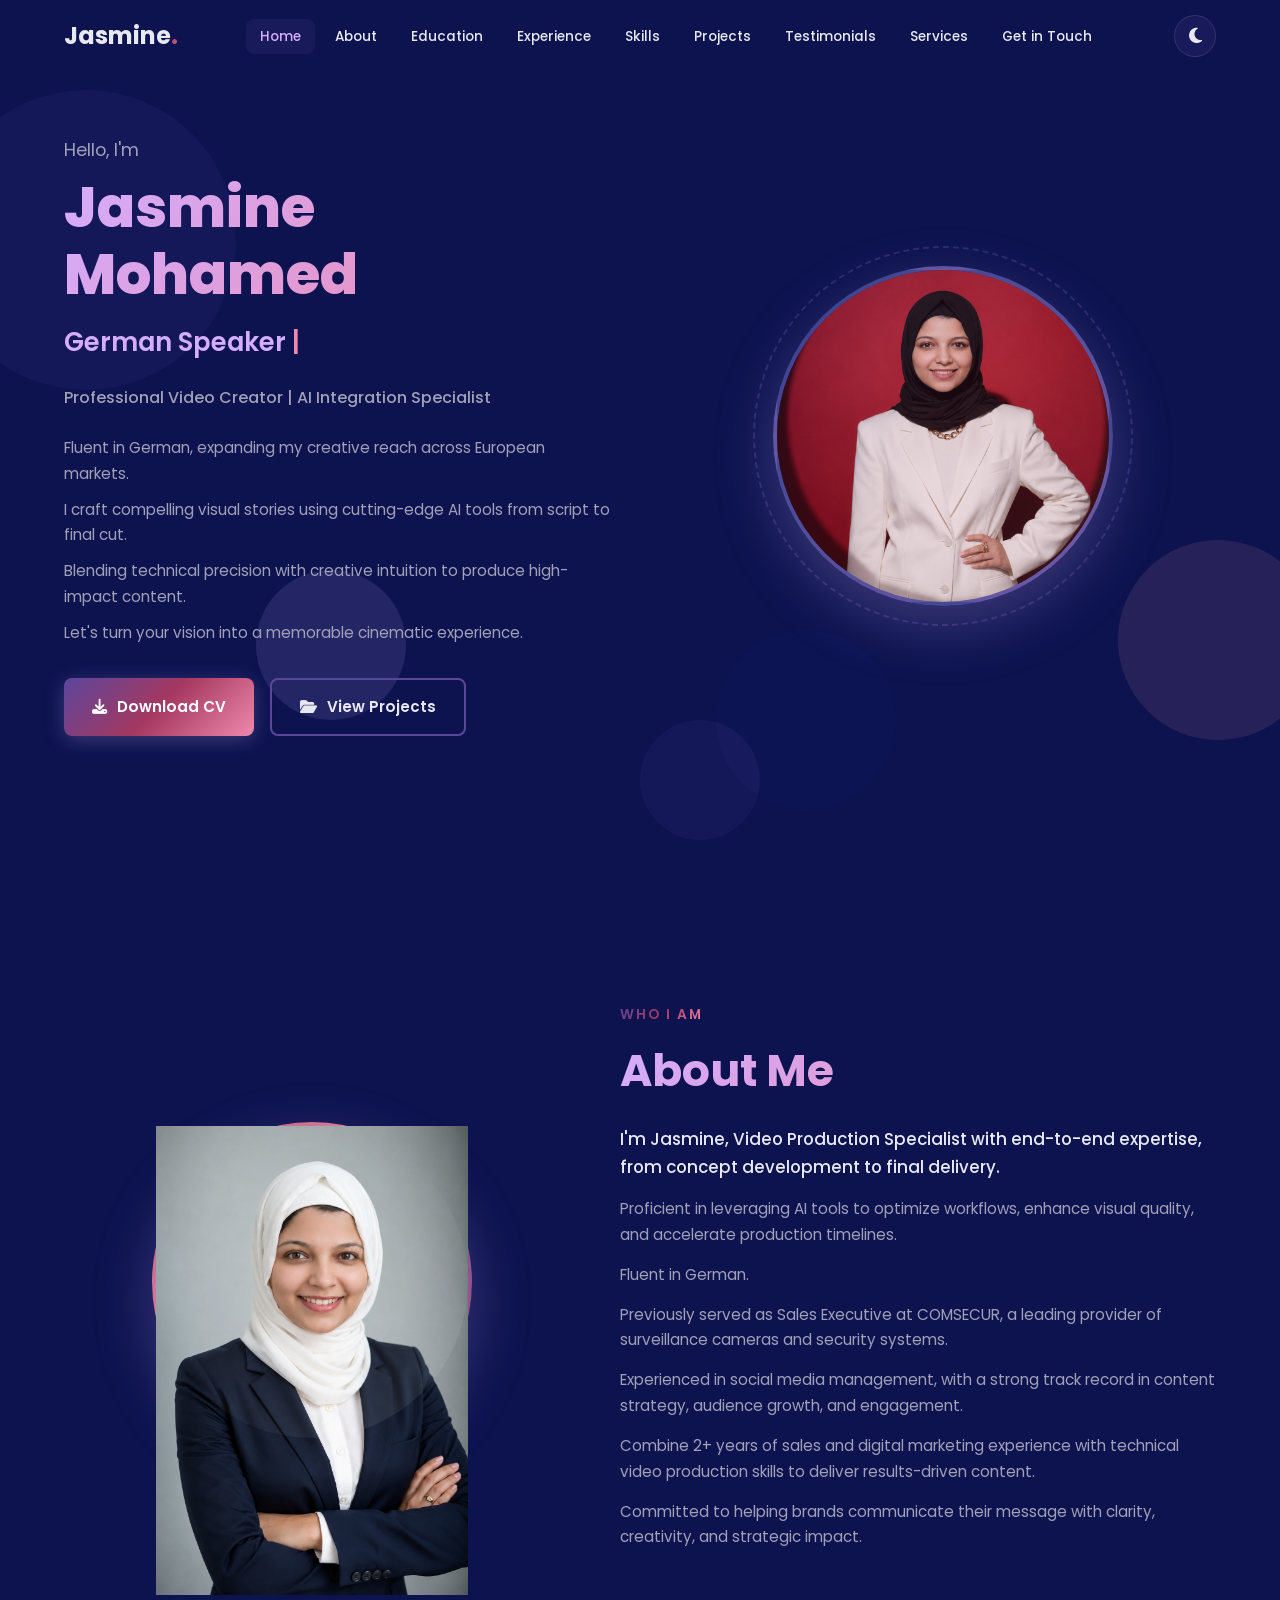
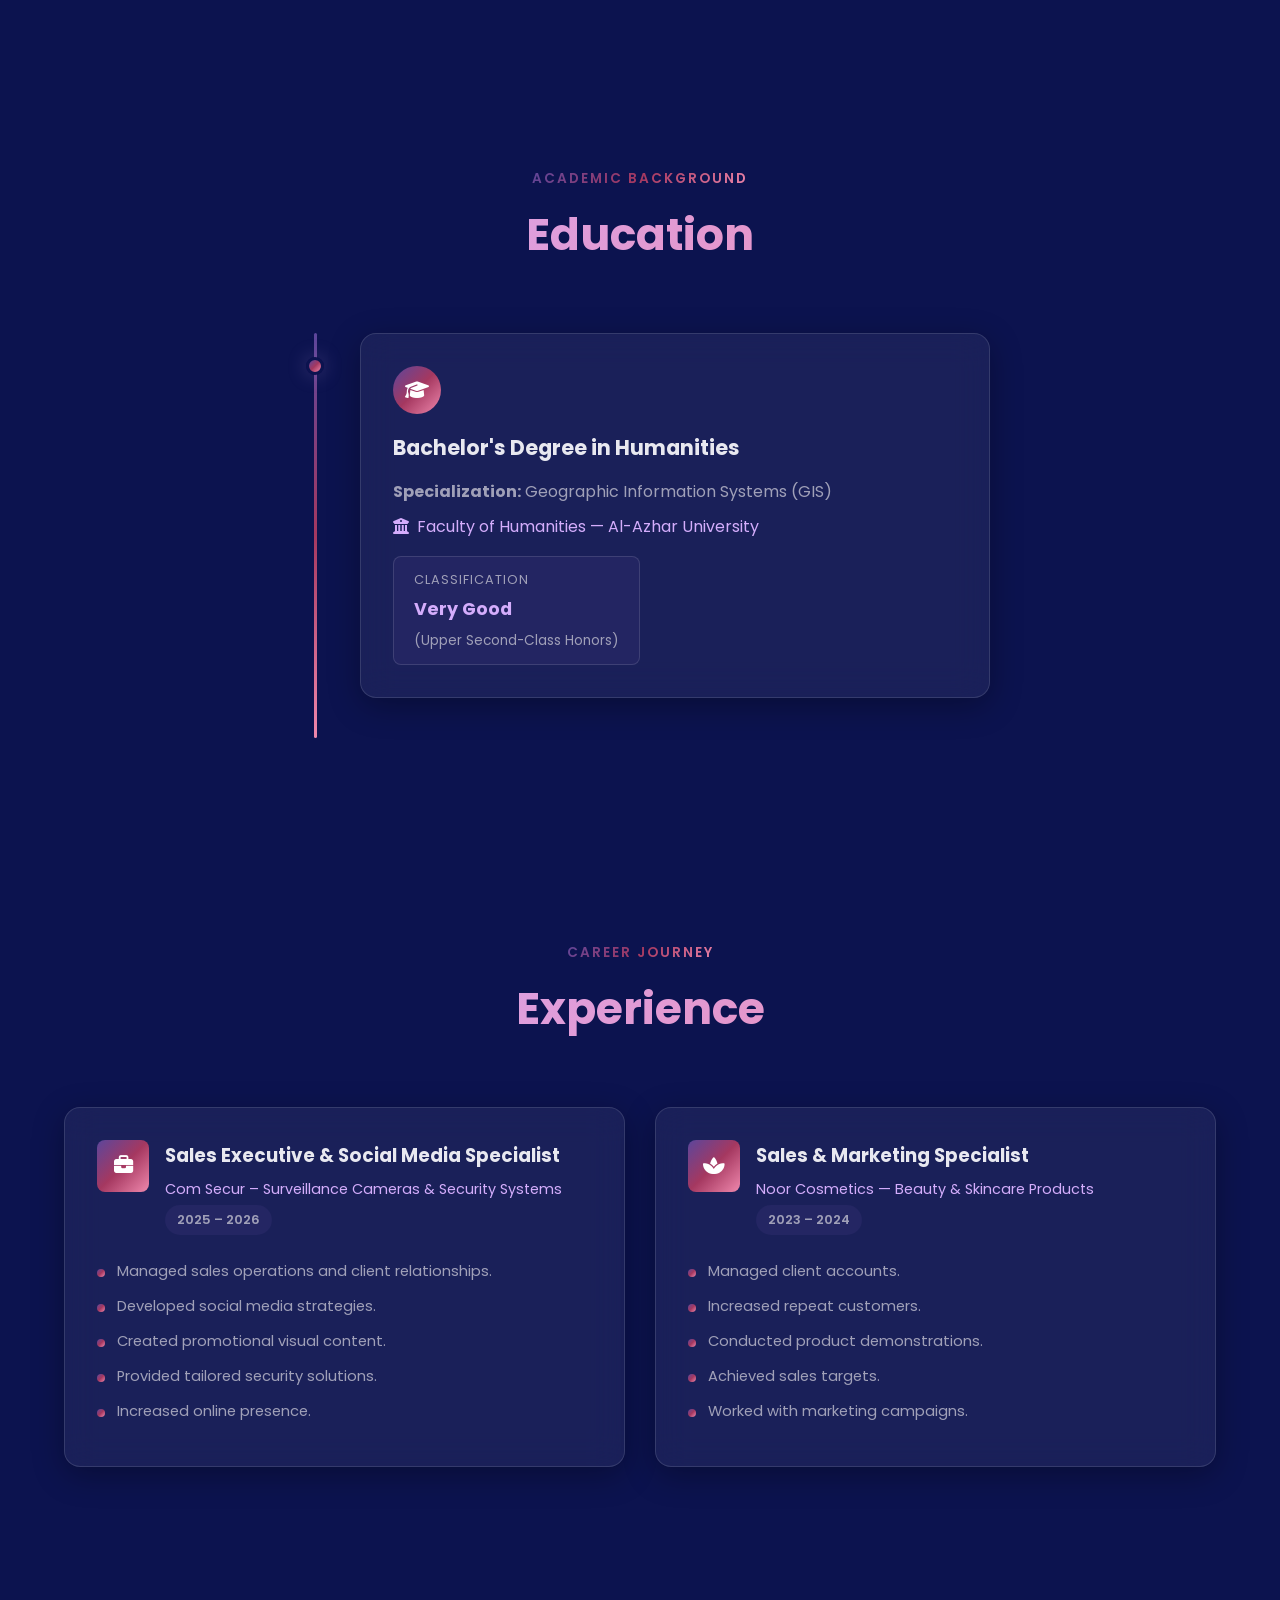
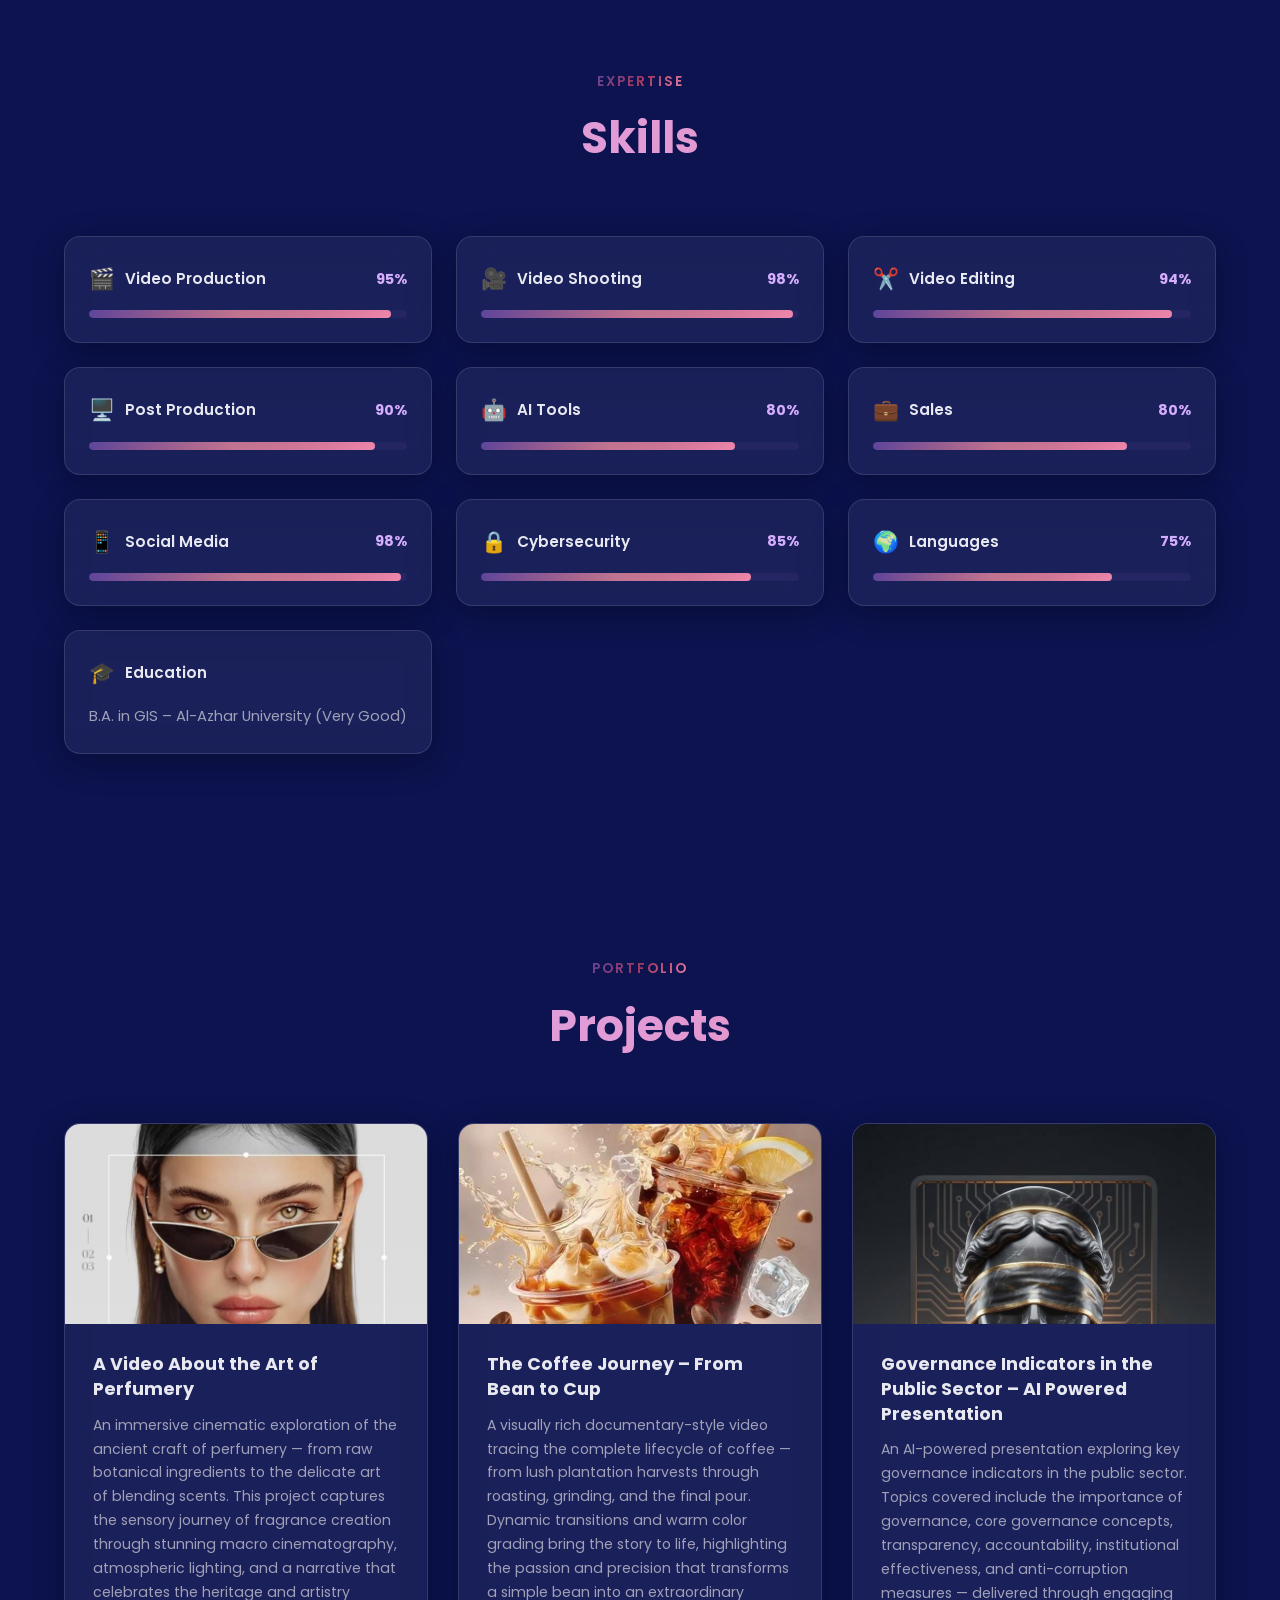
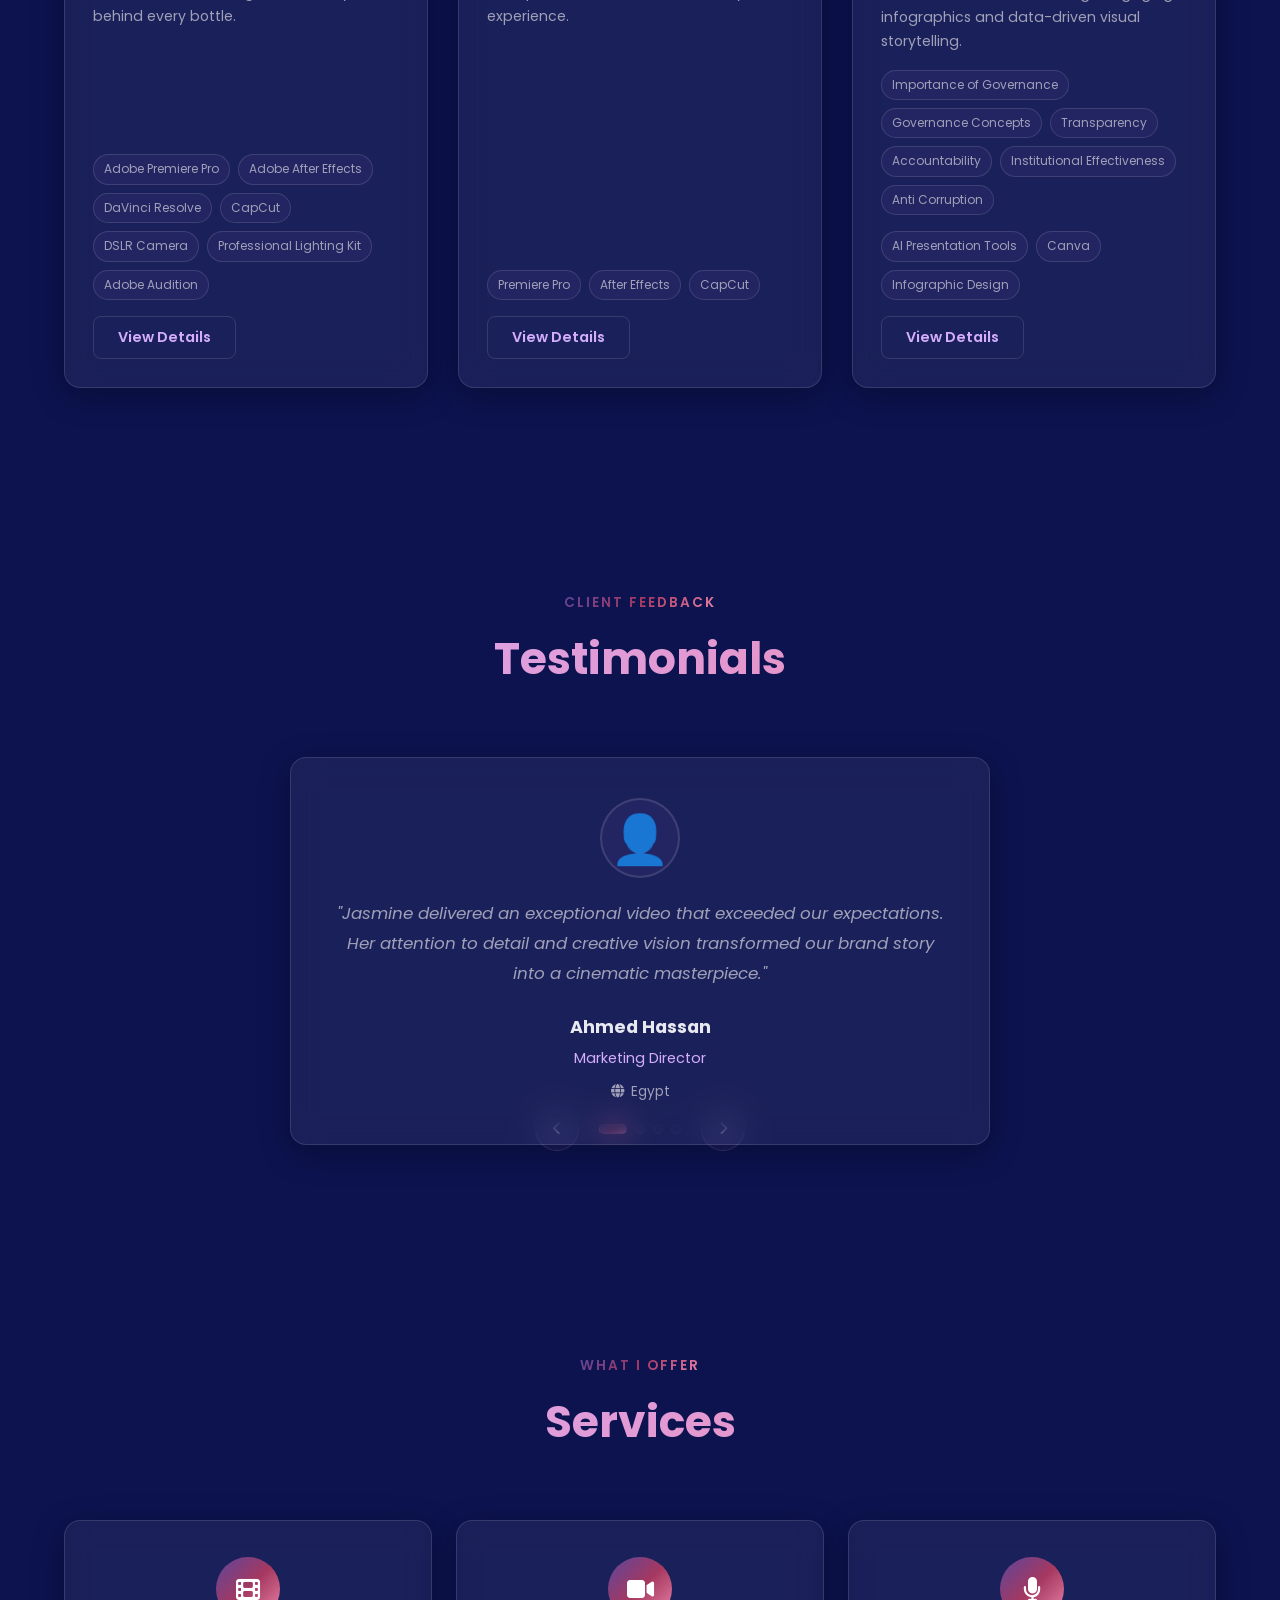
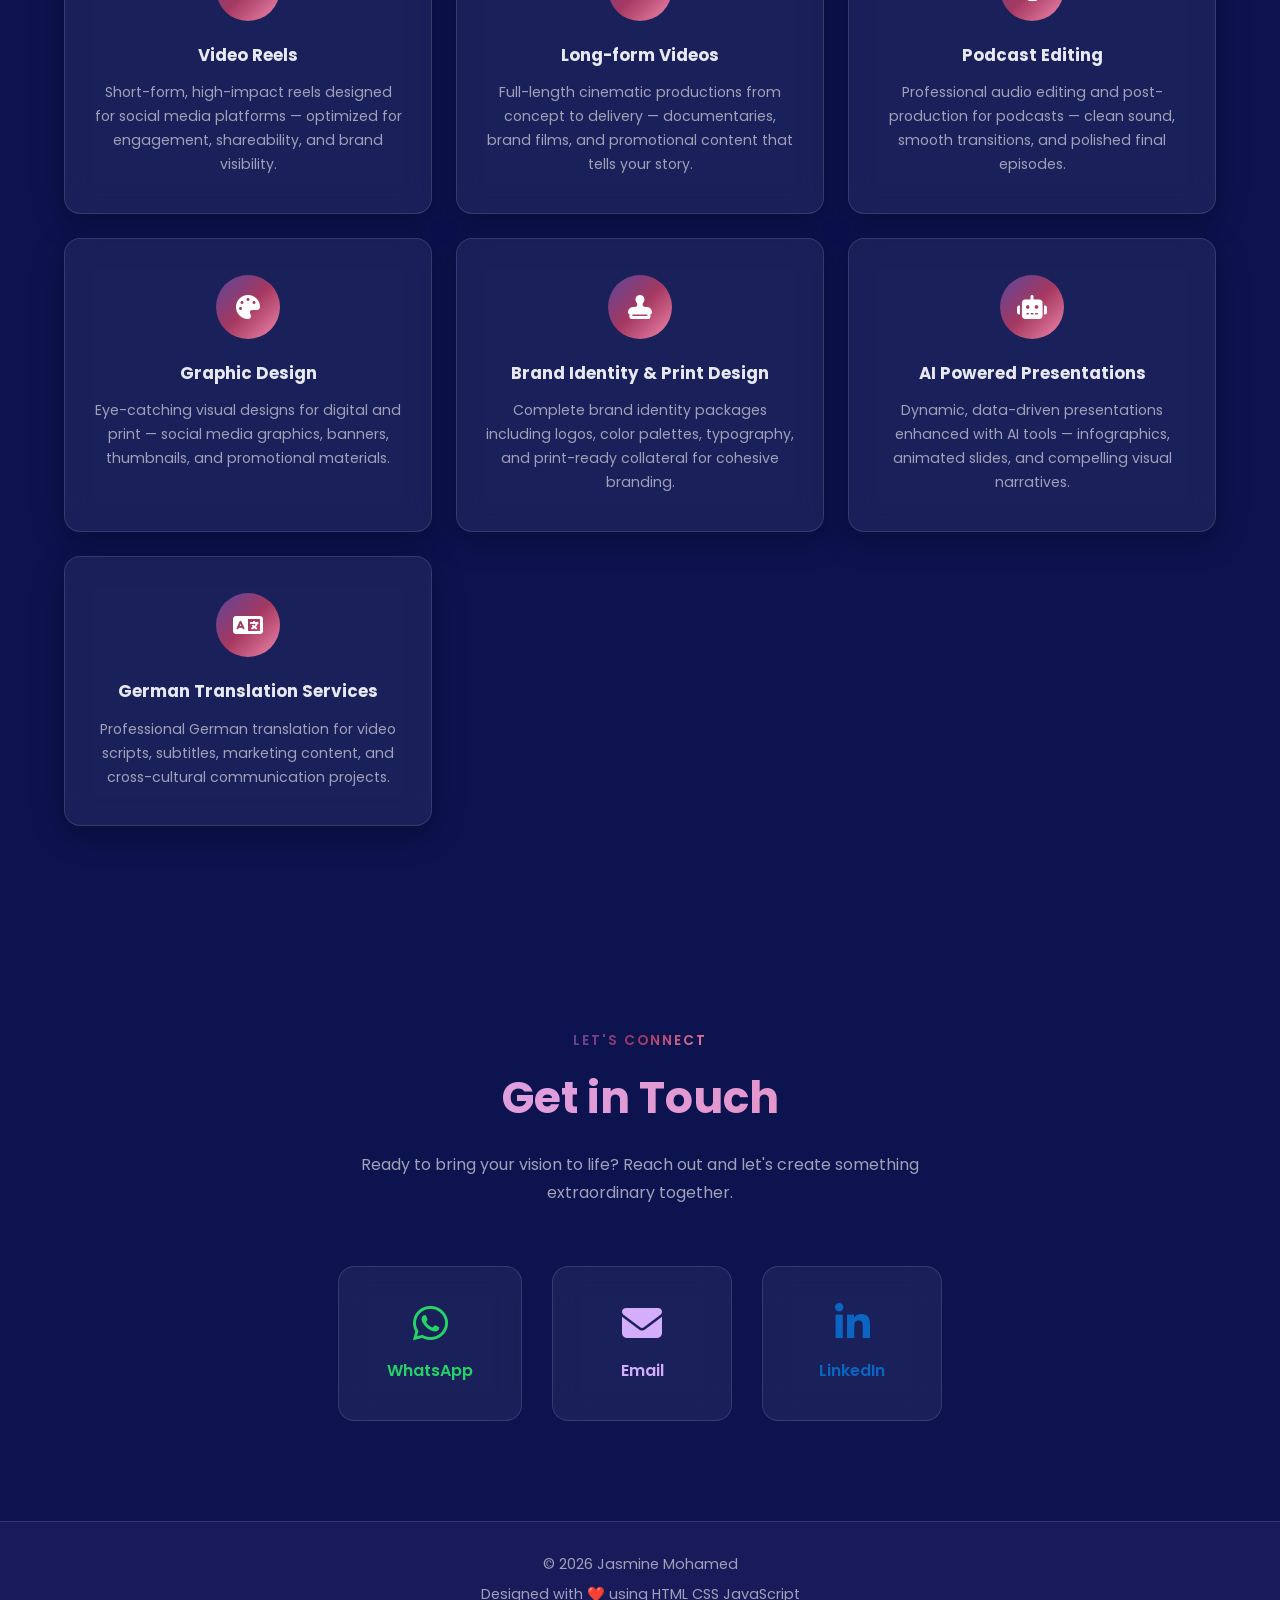
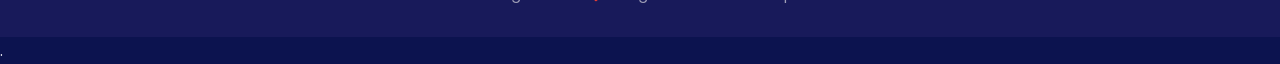
<file: index.html>
<!DOCTYPE html>
<html lang="en">
<head>
  <meta charset="UTF-8">
  <meta name="viewport" content="width=device-width, initial-scale=1.0">
  <meta name="description" content="Jasmine Mohamed — Professional Video Creator & AI Integration Specialist. Fluent in German, crafting cinematic visual stories with cutting-edge AI tools.">
  <meta name="keywords" content="Jasmine Mohamed, Video Production, AI Specialist, German Speaker, Video Editing, Portfolio">
  <meta name="author" content="Jasmine Mohamed">
  <meta name="theme-color" content="#0C134F">
  <title>Jasmine Mohamed | Video Production & AI Specialist</title>

  <!-- Google Fonts -->
  <link rel="preconnect" href="https://fonts.googleapis.com">
  <link rel="preconnect" href="https://fonts.gstatic.com" crossorigin>
  <link href="https://fonts.googleapis.com/css2?family=Poppins:wght@300;400;500;600;700;800&display=swap" rel="stylesheet">

  <!-- Font Awesome -->
  <link rel="stylesheet" href="https://cdnjs.cloudflare.com/ajax/libs/font-awesome/6.5.1/css/all.min.css">

  <!-- Stylesheet -->
  <link rel="stylesheet" href="style.css">
</head>
<body>

  <!-- Floating Background Shapes -->
  <div class="floating-bg" aria-hidden="true">
    <span class="shape shape-1"></span>
    <span class="shape shape-2"></span>
    <span class="shape shape-3"></span>
    <span class="shape shape-4"></span>
    <span class="shape shape-5"></span>
    <span class="shape shape-6"></span>
  </div>

  <!-- Navigation -->
  <header class="header" id="header">
    <nav class="nav container" aria-label="Main navigation">
      <a href="#home" class="nav-logo">Jasmine<span>.</span></a>

      <ul class="nav-menu" id="nav-menu">
        <li><a href="#home" class="nav-link active">Home</a></li>
        <li><a href="#about" class="nav-link">About</a></li>
        <li><a href="#education" class="nav-link">Education</a></li>
        <li><a href="#experience" class="nav-link">Experience</a></li>
        <li><a href="#skills" class="nav-link">Skills</a></li>
        <li><a href="#projects" class="nav-link">Projects</a></li>
        <li><a href="#testimonials" class="nav-link">Testimonials</a></li>
        <li><a href="#services" class="nav-link">Services</a></li>
        <li><a href="#contact" class="nav-link">Get in Touch</a></li>
      </ul>

      <div class="nav-actions">
        <button class="theme-toggle" id="theme-toggle" aria-label="Toggle dark mode">
          <i class="fas fa-moon"></i>
        </button>
        <button class="nav-toggle" id="nav-toggle" aria-label="Toggle navigation menu">
          <span></span>
          <span></span>
          <span></span>
        </button>
      </div>
    </nav>
  </header>

  <main>

    <!-- Home Section -->
    <section class="hero section" id="home">
      <div class="container hero-container">
        <div class="hero-content fade-up">
          <p class="hero-greeting">Hello, I'm</p>
          <h1 class="hero-name">Jasmine Mohamed</h1>
          <div class="typewriter-wrapper">
            <span class="typewriter-text" id="typewriter"></span>
            <span class="typewriter-cursor">|</span>
          </div>
          <p class="hero-subtitle">Professional Video Creator | AI Integration Specialist</p>
          <div class="hero-text">
            <p>Fluent in German, expanding my creative reach across European markets.</p>
            <p>I craft compelling visual stories using cutting-edge AI tools from script to final cut.</p>
            <p>Blending technical precision with creative intuition to produce high-impact content.</p>
            <p>Let's turn your vision into a memorable cinematic experience.</p>
          </div>
          <div class="hero-buttons">
            <a href="#" class="btn btn-primary ripple" download>
              <i class="fas fa-download"></i> Download CV
            </a>
            <a href="#projects" class="btn btn-secondary ripple">
              <i class="fas fa-folder-open"></i> View Projects
            </a>
          </div>
        </div>
        <div class="hero-image fade-left">
          <div class="profile-image floating">
<img src="assets/PORTF.png" alt="">          </div>
          <div class="hero-ring"></div>
        </div>
      </div>
    </section>

    <!-- About Section -->
    <section class="about section" id="about">
      <div class="container about-container">
        <div class="about-image-wrapper fade-right">
          <div class="about-image floating">
<img src="assets/POR.png" alt="">          </div>
        </div>
        <div class="about-content fade-left">
          <span class="section-tag">Who I Am</span>
          <h2 class="section-title">About Me</h2>
          <div class="about-text">
            <p>I'm Jasmine, Video Production Specialist with end-to-end expertise, from concept development to final delivery.</p>
            <p>Proficient in leveraging AI tools to optimize workflows, enhance visual quality, and accelerate production timelines.</p>
            <p>Fluent in German.</p>
            <p>Previously served as Sales Executive at COMSECUR, a leading provider of surveillance cameras and security systems.</p>
            <p>Experienced in social media management, with a strong track record in content strategy, audience growth, and engagement.</p>
            <p>Combine 2+ years of sales and digital marketing experience with technical video production skills to deliver results-driven content.</p>
            <p>Committed to helping brands communicate their message with clarity, creativity, and strategic impact.</p>
          </div>
        </div>
      </div>
    </section>

    <!-- Education Section -->
    <section class="education section" id="education">
      <div class="container">
        <div class="section-header fade-up">
          <span class="section-tag">Academic Background</span>
          <h2 class="section-title">Education</h2>
        </div>
        <div class="timeline fade-up">
          <div class="timeline-item">
            <div class="timeline-dot"></div>
            <div class="timeline-content glass-card">
              <span class="timeline-icon"><i class="fas fa-graduation-cap"></i></span>
              <h3>Bachelor's Degree in Humanities</h3>
              <p class="timeline-specialization">
                <strong>Specialization:</strong> Geographic Information Systems (GIS)
              </p>
              <p class="timeline-institution">
                <i class="fas fa-university"></i> Faculty of Humanities — Al-Azhar University
              </p>
              <div class="timeline-badge">
                <span>Classification</span>
                <strong>Very Good</strong>
                <em>(Upper Second-Class Honors)</em>
              </div>
            </div>
          </div>
        </div>
      </div>
    </section>

    <!-- Experience Section -->
    <section class="experience section" id="experience">
      <div class="container">
        <div class="section-header fade-up">
          <span class="section-tag">Career Journey</span>
          <h2 class="section-title">Experience</h2>
        </div>
        <div class="experience-grid">
          <article class="exp-card glass-card fade-up">
            <div class="exp-header">
              <div class="exp-icon"><i class="fas fa-briefcase"></i></div>
              <div>
                <h3>Sales Executive & Social Media Specialist</h3>
                <p class="exp-company">Com Secur – Surveillance Cameras & Security Systems</p>
                <span class="exp-date">2025 – 2026</span>
              </div>
            </div>
            <ul class="exp-list">
              <li>Managed sales operations and client relationships.</li>
              <li>Developed social media strategies.</li>
              <li>Created promotional visual content.</li>
              <li>Provided tailored security solutions.</li>
              <li>Increased online presence.</li>
            </ul>
          </article>

          <article class="exp-card glass-card fade-up">
            <div class="exp-header">
              <div class="exp-icon"><i class="fas fa-spa"></i></div>
              <div>
                <h3>Sales & Marketing Specialist</h3>
                <p class="exp-company">Noor Cosmetics — Beauty & Skincare Products</p>
                <span class="exp-date">2023 – 2024</span>
              </div>
            </div>
            <ul class="exp-list">
              <li>Managed client accounts.</li>
              <li>Increased repeat customers.</li>
              <li>Conducted product demonstrations.</li>
              <li>Achieved sales targets.</li>
              <li>Worked with marketing campaigns.</li>
            </ul>
          </article>
        </div>
      </div>
    </section>

    <!-- Skills Section -->
    <section class="skills section" id="skills">
      <div class="container">
        <div class="section-header fade-up">
          <span class="section-tag">Expertise</span>
          <h2 class="section-title">Skills</h2>
        </div>
        <div class="skills-grid">
          <div class="skill-card glass-card fade-up" data-progress="95">
            <div class="skill-info">
              <span class="skill-emoji">🎬</span>
              <span class="skill-name">Video Production</span>
              <span class="skill-percent">95%</span>
            </div>
            <div class="progress-bar"><div class="progress-fill"></div></div>
          </div>
          <div class="skill-card glass-card fade-up" data-progress="98">
            <div class="skill-info">
              <span class="skill-emoji">🎥</span>
              <span class="skill-name">Video Shooting</span>
              <span class="skill-percent">98%</span>
            </div>
            <div class="progress-bar"><div class="progress-fill"></div></div>
          </div>
          <div class="skill-card glass-card fade-up" data-progress="94">
            <div class="skill-info">
              <span class="skill-emoji">✂️</span>
              <span class="skill-name">Video Editing</span>
              <span class="skill-percent">94%</span>
            </div>
            <div class="progress-bar"><div class="progress-fill"></div></div>
          </div>
          <div class="skill-card glass-card fade-up" data-progress="90">
            <div class="skill-info">
              <span class="skill-emoji">🖥️</span>
              <span class="skill-name">Post Production</span>
              <span class="skill-percent">90%</span>
            </div>
            <div class="progress-bar"><div class="progress-fill"></div></div>
          </div>
          <div class="skill-card glass-card fade-up" data-progress="80">
            <div class="skill-info">
              <span class="skill-emoji">🤖</span>
              <span class="skill-name">AI Tools</span>
              <span class="skill-percent">80%</span>
            </div>
            <div class="progress-bar"><div class="progress-fill"></div></div>
          </div>
          <div class="skill-card glass-card fade-up" data-progress="80">
            <div class="skill-info">
              <span class="skill-emoji">💼</span>
              <span class="skill-name">Sales</span>
              <span class="skill-percent">80%</span>
            </div>
            <div class="progress-bar"><div class="progress-fill"></div></div>
          </div>
          <div class="skill-card glass-card fade-up" data-progress="98">
            <div class="skill-info">
              <span class="skill-emoji">📱</span>
              <span class="skill-name">Social Media</span>
              <span class="skill-percent">98%</span>
            </div>
            <div class="progress-bar"><div class="progress-fill"></div></div>
          </div>
          <div class="skill-card glass-card fade-up" data-progress="85">
            <div class="skill-info">
              <span class="skill-emoji">🔒</span>
              <span class="skill-name">Cybersecurity</span>
              <span class="skill-percent">85%</span>
            </div>
            <div class="progress-bar"><div class="progress-fill"></div></div>
          </div>
          <div class="skill-card glass-card fade-up" data-progress="75">
            <div class="skill-info">
              <span class="skill-emoji">🌍</span>
              <span class="skill-name">Languages</span>
              <span class="skill-percent">75%</span>
            </div>
            <div class="progress-bar"><div class="progress-fill"></div></div>
          </div>
          <div class="skill-card skill-card-education glass-card fade-up">
            <div class="skill-info">
              <span class="skill-emoji">🎓</span>
              <span class="skill-name">Education</span>
            </div>
            <p class="education-skill">B.A. in GIS – Al-Azhar University (Very Good)</p>
          </div>
        </div>
      </div>
    </section>

    <!-- Projects Section -->
    <section class="projects section" id="projects">
      <div class="container">
        <div class="section-header fade-up">
          <span class="section-tag">Portfolio</span>
          <h2 class="section-title">Projects</h2>
        </div>
        <div class="projects-grid">

          <article class="project-card glass-card fade-up">
            <div class="project-image">
<img src="assets/pooo.jpeg" alt="">            </div>
            <div class="project-body">
              <h3>A Video About the Art of Perfumery</h3>
              <p>An immersive cinematic exploration of the ancient craft of perfumery — from raw botanical ingredients to the delicate art of blending scents. This project captures the sensory journey of fragrance creation through stunning macro cinematography, atmospheric lighting, and a narrative that celebrates the heritage and artistry behind every bottle.</p>
              <div class="project-tools">
                <span>Adobe Premiere Pro</span>
                <span>Adobe After Effects</span>
                <span>DaVinci Resolve</span>
                <span>CapCut</span>
                <span>DSLR Camera</span>
                <span>Professional Lighting Kit</span>
                <span>Adobe Audition</span>
              </div>
              <button class="btn btn-outline ripple project-btn">View Details</button>
            </div>
          </article>

          <article class="project-card glass-card fade-up">
            <div class="project-image">
<img src="assets\coffee.jpeg" alt="">            </div>
            <div class="project-body">
              <h3>The Coffee Journey – From Bean to Cup</h3>
              <p>A visually rich documentary-style video tracing the complete lifecycle of coffee — from lush plantation harvests through roasting, grinding, and the final pour. Dynamic transitions and warm color grading bring the story to life, highlighting the passion and precision that transforms a simple bean into an extraordinary experience.</p>
              <div class="project-tools">
                <span>Premiere Pro</span>
                <span>After Effects</span>
                <span>CapCut</span>
              </div>
              <button class="btn btn-outline ripple project-btn">View Details</button>
            </div>
          </article>

          <article class="project-card glass-card fade-up">
            <div class="project-image">
<img src="assets/GOV.jpg" alt="">            </div>
            <div class="project-body">
              <h3>Governance Indicators in the Public Sector – AI Powered Presentation</h3>
              <p>An AI-powered presentation exploring key governance indicators in the public sector. Topics covered include the importance of governance, core governance concepts, transparency, accountability, institutional effectiveness, and anti-corruption measures — delivered through engaging infographics and data-driven visual storytelling.</p>
              <div class="project-topics">
                <span>Importance of Governance</span>
                <span>Governance Concepts</span>
                <span>Transparency</span>
                <span>Accountability</span>
                <span>Institutional Effectiveness</span>
                <span>Anti Corruption</span>
              </div>
              <div class="project-tools">
                <span>AI Presentation Tools</span>
                <span>Canva</span>
                <span>Infographic Design</span>
              </div>
              <button class="btn btn-outline ripple project-btn">View Details</button>
            </div>
          </article>

        </div>
      </div>
    </section>

    <!-- Testimonials Section -->
    <section class="testimonials section" id="testimonials">
      <div class="container">
        <div class="section-header fade-up">
          <span class="section-tag">Client Feedback</span>
          <h2 class="section-title">Testimonials</h2>
        </div>
        <div class="testimonial-slider fade-up">
          <div class="testimonial-track" id="testimonial-track">

            <div class="testimonial-slide active">
              <div class="testimonial-card glass-card">
                <div class="testimonial-avatar">👤</div>
                <blockquote>"Jasmine delivered an exceptional video that exceeded our expectations. Her attention to detail and creative vision transformed our brand story into a cinematic masterpiece."</blockquote>
                <div class="testimonial-author">
                  <h4>Ahmed Hassan</h4>
                  <p>Marketing Director</p>
                  <span class="nationality"><i class="fas fa-globe"></i> Egypt</span>
                </div>
              </div>
            </div>

            <div class="testimonial-slide">
              <div class="testimonial-card glass-card">
                <div class="testimonial-avatar">👩</div>
                <blockquote>"Working with Jasmine was a seamless experience. Her AI-enhanced workflow saved us time while maintaining the highest production quality. Truly a professional."</blockquote>
                <div class="testimonial-author">
                  <h4>Sarah Müller</h4>
                  <p>Brand Manager</p>
                  <span class="nationality"><i class="fas fa-globe"></i> Germany</span>
                </div>
              </div>
            </div>

            <div class="testimonial-slide">
              <div class="testimonial-card glass-card">
                <div class="testimonial-avatar">🧑</div>
                <blockquote>"Her German fluency and cultural understanding made our European campaign a huge success. Jasmine combines technical skill with genuine creative passion."</blockquote>
                <div class="testimonial-author">
                  <h4>Marco Rossi</h4>
                  <p>Creative Lead</p>
                  <span class="nationality"><i class="fas fa-globe"></i> Italy</span>
                </div>
              </div>
            </div>

            <div class="testimonial-slide">
              <div class="testimonial-card glass-card">
                <div class="testimonial-avatar">👤</div>
                <blockquote>"From concept to final cut, Jasmine handled everything with professionalism and flair. Our social media engagement skyrocketed after her content went live."</blockquote>
                <div class="testimonial-author">
                  <h4>Fatima Al-Rashid</h4>
                  <p>Social Media Manager</p>
                  <span class="nationality"><i class="fas fa-globe"></i> UAE</span>
                </div>
              </div>
            </div>

          </div>

          <div class="testimonial-controls">
            <button class="testimonial-btn prev" id="testimonial-prev" aria-label="Previous testimonial">
              <i class="fas fa-chevron-left"></i>
            </button>
            <div class="testimonial-dots" id="testimonial-dots"></div>
            <button class="testimonial-btn next" id="testimonial-next" aria-label="Next testimonial">
              <i class="fas fa-chevron-right"></i>
            </button>
          </div>
        </div>
      </div>
    </section>

    <!-- Services Section -->
    <section class="services section" id="services">
      <div class="container">
        <div class="section-header fade-up">
          <span class="section-tag">What I Offer</span>
          <h2 class="section-title">Services</h2>
        </div>
        <div class="services-grid">

          <article class="service-card glass-card fade-up">
            <div class="service-icon"><i class="fas fa-film"></i></div>
            <h3>Video Reels</h3>
            <p>Short-form, high-impact reels designed for social media platforms — optimized for engagement, shareability, and brand visibility.</p>
          </article>

          <article class="service-card glass-card fade-up">
            <div class="service-icon"><i class="fas fa-video"></i></div>
            <h3>Long-form Videos</h3>
            <p>Full-length cinematic productions from concept to delivery — documentaries, brand films, and promotional content that tells your story.</p>
          </article>

          <article class="service-card glass-card fade-up">
            <div class="service-icon"><i class="fas fa-microphone"></i></div>
            <h3>Podcast Editing</h3>
            <p>Professional audio editing and post-production for podcasts — clean sound, smooth transitions, and polished final episodes.</p>
          </article>

          <article class="service-card glass-card fade-up">
            <div class="service-icon"><i class="fas fa-palette"></i></div>
            <h3>Graphic Design</h3>
            <p>Eye-catching visual designs for digital and print — social media graphics, banners, thumbnails, and promotional materials.</p>
          </article>

          <article class="service-card glass-card fade-up">
            <div class="service-icon"><i class="fas fa-stamp"></i></div>
            <h3>Brand Identity & Print Design</h3>
            <p>Complete brand identity packages including logos, color palettes, typography, and print-ready collateral for cohesive branding.</p>
          </article>

          <article class="service-card glass-card fade-up">
            <div class="service-icon"><i class="fas fa-robot"></i></div>
            <h3>AI Powered Presentations</h3>
            <p>Dynamic, data-driven presentations enhanced with AI tools — infographics, animated slides, and compelling visual narratives.</p>
          </article>

          <article class="service-card glass-card fade-up">
            <div class="service-icon"><i class="fas fa-language"></i></div>
            <h3>German Translation Services</h3>
            <p>Professional German translation for video scripts, subtitles, marketing content, and cross-cultural communication projects.</p>
          </article>

        </div>
      </div>
    </section>

    <!-- Contact Section -->
    <section class="contact section" id="contact">
      <div class="container">
        <div class="section-header fade-up">
          <span class="section-tag">Let's Connect</span>
          <h2 class="section-title">Get in Touch</h2>
          <p class="section-desc">Ready to bring your vision to life? Reach out and let's create something extraordinary together.</p>
        </div>
        <div class="contact-buttons fade-up">
          <a href="https://wa.me/201117550685" class="contact-btn whatsapp" target="_blank" rel="noopener noreferrer">
            <i class="fab fa-whatsapp"></i>
            <span>WhatsApp</span>
          </a>
          <a href="mailto:gasydaimond2020@gmail.com" class="contact-btn email">
            <i class="fas fa-envelope"></i>
            <span>Email</span>
          </a>
          <a href="https://www.linkedin.com/in/jasmine-mohamed-19a788335" class="contact-btn linkedin" target="_blank" rel="noopener noreferrer">
            <i class="fab fa-linkedin-in"></i>
            <span>LinkedIn</span>
          </a>
        </div>
      </div>
    </section>

  </main>

  <!-- Footer -->
  <footer class="footer">
    <div class="container footer-content">
      <p>&copy; 2026 Jasmine Mohamed</p>
      <p>Designed with <span class="heart">❤️</span> using HTML CSS JavaScript</p>
    </div>
  </footer>

  <!-- Scroll to Top -->
  <button class="scroll-top" id="scroll-top" aria-label="Scroll to top">
    <i class="fas fa-arrow-up"></i>
  </button>

  <script src="script.js"></script> .
</body>
</html>
</file>
<file: style.css>
/* ========================================
   CSS Variables — Dark & Light Themes
   ======================================== */

:root {
  /* Dark Palette */
  --color-primary: #0C134F;
  --color-secondary: #1D267D;
  --color-accent: #5C469C;
  --color-light: #D4ADFC;
  --color-highlight: #A53860;
  --color-pink: #EF88AD;

  /* Shared */
  --color-white: #ffffff;
  --color-text: #e8e8f0;
  --color-text-muted: #a0a0b8;
  --color-bg: #0C134F;
  --color-bg-alt: #1D267D;
  --color-surface: rgba(92, 70, 156, 0.15);
  --color-glass: rgba(255, 255, 255, 0.06);
  --color-glass-border: rgba(255, 255, 255, 0.12);
  --color-shadow: rgba(0, 0, 0, 0.3);
  --color-shadow-glow: rgba(212, 173, 252, 0.25);

  --gradient-primary: linear-gradient(135deg, #5C469C, #A53860, #EF88AD);
  --gradient-secondary: linear-gradient(135deg, #1D267D, #5C469C);
  --gradient-bg: linear-gradient(135deg, #0C134F 0%, #1D267D 50%, #0C134F 100%);
  --gradient-text: linear-gradient(135deg, #D4ADFC, #EF88AD);

  --font-family: 'Poppins', sans-serif;
  --transition: 0.4s ease;
  --radius-sm: 8px;
  --radius-md: 16px;
  --radius-lg: 24px;
  --radius-full: 50%;

  --header-height: 72px;
  --container-width: 1200px;
  --section-padding: 100px 0;
}

[data-theme="light"] {
  --color-primary: #FA5C5C;
  --color-secondary: #FD8A6B;
  --color-accent: #FEC288;
  --color-light: #FBEF76;
  --color-highlight: #FA5C5C;
  --color-pink: #FD8A6B;

  --color-text: #2d2d2d;
  --color-text-muted: #666666;
  --color-bg: #ffffff;
  --color-bg-alt: #fff8f0;
  --color-surface: rgba(250, 92, 92, 0.08);
  --color-glass: rgba(255, 255, 255, 0.7);
  --color-glass-border: rgba(250, 92, 92, 0.15);
  --color-shadow: rgba(250, 92, 92, 0.15);
  --color-shadow-glow: rgba(253, 138, 107, 0.35);

  --gradient-primary: linear-gradient(135deg, #FA5C5C, #FD8A6B, #FEC288);
  --gradient-secondary: linear-gradient(135deg, #FD8A6B, #FBEF76);
  --gradient-bg: linear-gradient(135deg, #ffffff 0%, #fff8f0 50%, #ffffff 100%);
  --gradient-text: linear-gradient(135deg, #FA5C5C, #FD8A6B);
}

/* ========================================
   Reset & Base
   ======================================== */

*,
*::before,
*::after {
  margin: 0;
  padding: 0;
  box-sizing: border-box;
}

html {
  scroll-behavior: smooth;
  scroll-padding-top: var(--header-height);
}

body {
  font-family: var(--font-family);
  background: var(--color-bg);
  color: var(--color-text);
  line-height: 1.7;
  overflow-x: hidden;
  transition: background var(--transition), color var(--transition);
}

a {
  text-decoration: none;
  color: inherit;
  transition: color var(--transition);
}

ul {
  list-style: none;
}

img {
  max-width: 100%;
  display: block;
}

button {
  border: none;
  background: none;
  cursor: pointer;
  font-family: inherit;
}

.container {
  max-width: var(--container-width);
  margin: 0 auto;
  padding: 0 24px;
}

.section {
  padding: var(--section-padding);
  position: relative;
}

.section-tag {
  display: inline-block;
  font-size: 0.85rem;
  font-weight: 600;
  text-transform: uppercase;
  letter-spacing: 2px;
  background: var(--gradient-primary);
  -webkit-background-clip: text;
  -webkit-text-fill-color: transparent;
  background-clip: text;
  margin-bottom: 8px;
}

.section-title {
  font-size: clamp(2rem, 4vw, 2.75rem);
  font-weight: 700;
  margin-bottom: 16px;
  background: var(--gradient-text);
  -webkit-background-clip: text;
  -webkit-text-fill-color: transparent;
  background-clip: text;
}

.section-header {
  text-align: center;
  margin-bottom: 60px;
}

.section-desc {
  color: var(--color-text-muted);
  max-width: 600px;
  margin: 0 auto;
}

/* ========================================
   Floating Background
   ======================================== */

.floating-bg {
  position: fixed;
  inset: 0;
  z-index: -1;
  overflow: hidden;
  pointer-events: none;
}

.shape {
  position: absolute;
  border-radius: var(--radius-full);
  opacity: 0.12;
  animation: floatShape 20s infinite ease-in-out;
}

.shape-1 {
  width: 300px;
  height: 300px;
  background: var(--color-accent);
  top: 10%;
  left: -5%;
  animation-delay: 0s;
}

.shape-2 {
  width: 200px;
  height: 200px;
  background: var(--color-pink);
  top: 60%;
  right: -3%;
  animation-delay: -5s;
}

.shape-3 {
  width: 150px;
  height: 150px;
  background: var(--color-light);
  bottom: 20%;
  left: 20%;
  animation-delay: -10s;
}

.shape-4 {
  width: 250px;
  height: 250px;
  background: var(--color-highlight);
  top: 30%;
  right: 15%;
  animation-delay: -7s;
}

.shape-5 {
  width: 180px;
  height: 180px;
  background: var(--color-secondary);
  bottom: 10%;
  right: 30%;
  animation-delay: -3s;
}

.shape-6 {
  width: 120px;
  height: 120px;
  background: var(--color-accent);
  top: 80%;
  left: 50%;
  animation-delay: -12s;
}

@keyframes floatShape {
  0%, 100% { transform: translate(0, 0) rotate(0deg) scale(1); }
  25% { transform: translate(30px, -40px) rotate(90deg) scale(1.1); }
  50% { transform: translate(-20px, 20px) rotate(180deg) scale(0.95); }
  75% { transform: translate(40px, 30px) rotate(270deg) scale(1.05); }
}

/* ========================================
   Glass Card
   ======================================== */

.glass-card {
  background: var(--color-glass);
  backdrop-filter: blur(16px);
  -webkit-backdrop-filter: blur(16px);
  border: 1px solid var(--color-glass-border);
  border-radius: var(--radius-md);
  box-shadow: 0 8px 32px var(--color-shadow);
  transition: transform var(--transition), box-shadow var(--transition), border-color var(--transition);
}

.glass-card:hover {
  transform: translateY(-8px);
  box-shadow: 0 16px 48px var(--color-shadow-glow);
  border-color: var(--color-accent);
}

/* ========================================
   Header / Navbar
   ======================================== */

.header {
  position: fixed;
  top: 0;
  left: 0;
  width: 100%;
  z-index: 1000;
  height: var(--header-height);
  transition: background var(--transition), backdrop-filter var(--transition), box-shadow var(--transition);
}

.header.scrolled {
  background: var(--color-glass);
  backdrop-filter: blur(20px);
  -webkit-backdrop-filter: blur(20px);
  box-shadow: 0 4px 30px var(--color-shadow);
  border-bottom: 1px solid var(--color-glass-border);
}

.nav {
  display: flex;
  align-items: center;
  justify-content: space-between;
  height: 100%;
}

.nav-logo {
  font-size: 1.5rem;
  font-weight: 700;
  color: var(--color-text);
}

.nav-logo span {
  background: var(--gradient-primary);
  -webkit-background-clip: text;
  -webkit-text-fill-color: transparent;
  background-clip: text;
}

.nav-menu {
  display: flex;
  align-items: center;
  gap: 6px;
}

.nav-link {
  padding: 8px 14px;
  font-size: 0.85rem;
  font-weight: 500;
  border-radius: var(--radius-sm);
  transition: all var(--transition);
  position: relative;
}

.nav-link:hover,
.nav-link.active {
  color: var(--color-light);
  background: var(--color-surface);
}

[data-theme="light"] .nav-link:hover,
[data-theme="light"] .nav-link.active {
  color: var(--color-primary);
}

.nav-actions {
  display: flex;
  align-items: center;
  gap: 12px;
}

.theme-toggle {
  width: 42px;
  height: 42px;
  border-radius: var(--radius-full);
  display: flex;
  align-items: center;
  justify-content: center;
  font-size: 1.1rem;
  color: var(--color-text);
  background: var(--color-surface);
  border: 1px solid var(--color-glass-border);
  transition: all var(--transition);
}

.theme-toggle:hover {
  background: var(--gradient-primary);
  color: var(--color-white);
  transform: rotate(15deg) scale(1.1);
  box-shadow: 0 4px 20px var(--color-shadow-glow);
}

.nav-toggle {
  display: none;
  flex-direction: column;
  gap: 5px;
  width: 30px;
  padding: 4px 0;
}

.nav-toggle span {
  display: block;
  height: 2px;
  background: var(--color-text);
  border-radius: 2px;
  transition: all var(--transition);
}

.nav-toggle.active span:nth-child(1) {
  transform: rotate(45deg) translate(5px, 5px);
}

.nav-toggle.active span:nth-child(2) {
  opacity: 0;
}

.nav-toggle.active span:nth-child(3) {
  transform: rotate(-45deg) translate(5px, -5px);
}

/* ========================================
   Buttons
   ======================================== */

.btn {
  display: inline-flex;
  align-items: center;
  gap: 10px;
  padding: 14px 28px;
  font-size: 0.95rem;
  font-weight: 600;
  border-radius: var(--radius-sm);
  transition: all var(--transition);
  position: relative;
  overflow: hidden;
}

.btn-primary {
  background: var(--gradient-primary);
  color: var(--color-white);
  box-shadow: 0 4px 20px var(--color-shadow-glow);
}

.btn-primary:hover {
  transform: translateY(-3px);
  box-shadow: 0 8px 30px var(--color-shadow-glow);
}

.btn-secondary {
  background: transparent;
  color: var(--color-text);
  border: 2px solid var(--color-accent);
}

.btn-secondary:hover {
  background: var(--color-surface);
  transform: translateY(-3px);
  box-shadow: 0 8px 30px var(--color-shadow-glow);
}

.btn-outline {
  background: transparent;
  color: var(--color-light);
  border: 1px solid var(--color-glass-border);
  padding: 10px 24px;
  font-size: 0.9rem;
}

[data-theme="light"] .btn-outline {
  color: var(--color-primary);
}

.btn-outline:hover {
  background: var(--gradient-primary);
  color: var(--color-white);
  border-color: transparent;
}

/* Ripple Effect */
.ripple {
  position: relative;
  overflow: hidden;
}

.ripple-effect {
  position: absolute;
  border-radius: var(--radius-full);
  background: rgba(255, 255, 255, 0.35);
  transform: scale(0);
  animation: rippleAnim 0.6s ease-out;
  pointer-events: none;
}

@keyframes rippleAnim {
  to {
    transform: scale(4);
    opacity: 0;
  }
}

/* ========================================
   Hero Section
   ======================================== */

.hero {
  min-height: 100vh;
  display: flex;
  align-items: center;
  padding-top: var(--header-height);
}

.hero-container {
  display: grid;
  grid-template-columns: 1fr 1fr;
  gap: 60px;
  align-items: center;
}

.hero-greeting {
  font-size: 1.1rem;
  color: var(--color-text-muted);
  margin-bottom: 8px;
}

.hero-name {
  font-size: clamp(2.5rem, 5vw, 3.5rem);
  font-weight: 800;
  line-height: 1.2;
  margin-bottom: 12px;
  background: var(--gradient-text);
  -webkit-background-clip: text;
  -webkit-text-fill-color: transparent;
  background-clip: text;
}

.typewriter-wrapper {
  font-size: clamp(1.2rem, 2.5vw, 1.6rem);
  font-weight: 600;
  color: var(--color-light);
  margin-bottom: 12px;
  min-height: 2em;
}

[data-theme="light"] .typewriter-wrapper {
  color: var(--color-primary);
}

.typewriter-cursor {
  animation: blink 0.8s infinite;
  color: var(--color-pink);
}

@keyframes blink {
  0%, 50% { opacity: 1; }
  51%, 100% { opacity: 0; }
}

.hero-subtitle {
  font-size: 1rem;
  color: var(--color-text-muted);
  margin-bottom: 24px;
  font-weight: 500;
}

.hero-text p {
  color: var(--color-text-muted);
  margin-bottom: 10px;
  font-size: 0.95rem;
}

.hero-buttons {
  display: flex;
  flex-wrap: wrap;
  gap: 16px;
  margin-top: 32px;
}

.hero-image {
  display: flex;
  justify-content: center;
  align-items: center;
  position: relative;
}

.profile-image {
  width: 340px;
  height: 340px;
  border-radius: var(--radius-full);
  background: var(--gradient-secondary);
  border: 4px solid var(--color-glass-border);
  box-shadow: 0 20px 60px var(--color-shadow-glow);
  position: relative;
  z-index: 2;
  display: flex;
  align-items: center;
  justify-content: center;
  overflow: hidden;
}

.profile-image::after {
  content: '';
  position: absolute;
  inset: 0;
  background: var(--gradient-primary);
  opacity: 0.15;
  border-radius: var(--radius-full);
}

.hero-ring {
  position: absolute;
  width: 380px;
  height: 380px;
  border-radius: var(--radius-full);
  border: 2px dashed var(--color-accent);
  opacity: 0.4;
  animation: spinRing 20s linear infinite;
}

@keyframes spinRing {
  to { transform: rotate(360deg); }
}

.floating {
  animation: floatImage 6s ease-in-out infinite;
}

@keyframes floatImage {
  0%, 100% { transform: translateY(0); }
  50% { transform: translateY(-20px); }
}

/* ========================================
   About Section
   ======================================== */

.about-container {
  display: grid;
  grid-template-columns: 1fr 1.2fr;
  gap: 60px;
  align-items: center;
}

.about-image {
  width: 320px;
  height: 320px;
  border-radius: var(--radius-full);
  background: var(--gradient-primary);
  border: 4px solid var(--color-glass-border);
  box-shadow: 0 20px 60px var(--color-shadow-glow);
  margin: 0 auto;
  position: relative;
}

.about-image::after {
  content: '';
  position: absolute;
  inset: 0;
  border-radius: var(--radius-full);
  background: linear-gradient(135deg, transparent 40%, rgba(255,255,255,0.1));
}

.about-text p {
  color: var(--color-text-muted);
  margin-bottom: 14px;
  font-size: 0.95rem;
}

.about-text p:first-child {
  font-size: 1.05rem;
  color: var(--color-text);
  font-weight: 500;
}

/* ========================================
   Education Timeline
   ======================================== */

.timeline {
  max-width: 700px;
  margin: 0 auto;
  position: relative;
}

.timeline::before {
  content: '';
  position: absolute;
  left: 24px;
  top: 0;
  bottom: 0;
  width: 3px;
  background: var(--gradient-primary);
  border-radius: 3px;
}

.timeline-item {
  position: relative;
  padding-left: 70px;
  padding-bottom: 40px;
}

.timeline-dot {
  position: absolute;
  left: 16px;
  top: 24px;
  width: 18px;
  height: 18px;
  border-radius: var(--radius-full);
  background: var(--gradient-primary);
  border: 3px solid var(--color-bg);
  box-shadow: 0 0 20px var(--color-shadow-glow);
  z-index: 1;
}

.timeline-content {
  padding: 32px;
}

.timeline-icon {
  display: inline-flex;
  width: 48px;
  height: 48px;
  align-items: center;
  justify-content: center;
  border-radius: var(--radius-full);
  background: var(--gradient-primary);
  color: var(--color-white);
  font-size: 1.2rem;
  margin-bottom: 16px;
}

.timeline-content h3 {
  font-size: 1.3rem;
  margin-bottom: 12px;
}

.timeline-specialization {
  color: var(--color-text-muted);
  margin-bottom: 8px;
}

.timeline-institution {
  color: var(--color-light);
  margin-bottom: 16px;
  display: flex;
  align-items: center;
  gap: 8px;
}

[data-theme="light"] .timeline-institution {
  color: var(--color-primary);
}

.timeline-badge {
  display: inline-flex;
  flex-direction: column;
  gap: 4px;
  padding: 12px 20px;
  background: var(--color-surface);
  border-radius: var(--radius-sm);
  border: 1px solid var(--color-glass-border);
}

.timeline-badge span {
  font-size: 0.8rem;
  color: var(--color-text-muted);
  text-transform: uppercase;
  letter-spacing: 1px;
}

.timeline-badge strong {
  color: var(--color-light);
  font-size: 1.1rem;
}

[data-theme="light"] .timeline-badge strong {
  color: var(--color-primary);
}

.timeline-badge em {
  font-size: 0.85rem;
  color: var(--color-text-muted);
  font-style: normal;
}

/* ========================================
   Experience
   ======================================== */

.experience-grid {
  display: grid;
  grid-template-columns: repeat(2, 1fr);
  gap: 30px;
}

.exp-card {
  padding: 32px;
}

.exp-header {
  display: flex;
  gap: 16px;
  margin-bottom: 24px;
  align-items: flex-start;
}

.exp-icon {
  width: 52px;
  height: 52px;
  min-width: 52px;
  border-radius: var(--radius-sm);
  background: var(--gradient-primary);
  display: flex;
  align-items: center;
  justify-content: center;
  color: var(--color-white);
  font-size: 1.2rem;
}

.exp-header h3 {
  font-size: 1.15rem;
  margin-bottom: 6px;
}

.exp-company {
  color: var(--color-light);
  font-size: 0.9rem;
  margin-bottom: 4px;
}

[data-theme="light"] .exp-company {
  color: var(--color-secondary);
}

.exp-date {
  display: inline-block;
  font-size: 0.8rem;
  font-weight: 600;
  padding: 4px 12px;
  background: var(--color-surface);
  border-radius: 20px;
  color: var(--color-text-muted);
}

.exp-list li {
  position: relative;
  padding-left: 20px;
  margin-bottom: 10px;
  color: var(--color-text-muted);
  font-size: 0.92rem;
}

.exp-list li::before {
  content: '';
  position: absolute;
  left: 0;
  top: 10px;
  width: 8px;
  height: 8px;
  border-radius: var(--radius-full);
  background: var(--gradient-primary);
}

/* ========================================
   Skills
   ======================================== */

.skills-grid {
  display: grid;
  grid-template-columns: repeat(3, 1fr);
  gap: 24px;
}

.skill-card {
  padding: 24px;
}

.skill-info {
  display: flex;
  align-items: center;
  gap: 10px;
  margin-bottom: 14px;
}

.skill-emoji {
  font-size: 1.3rem;
}

.skill-name {
  flex: 1;
  font-weight: 600;
  font-size: 0.95rem;
}

.skill-percent {
  font-weight: 700;
  color: var(--color-light);
  font-size: 0.9rem;
}

[data-theme="light"] .skill-percent {
  color: var(--color-primary);
}

.progress-bar {
  height: 8px;
  background: var(--color-surface);
  border-radius: 10px;
  overflow: hidden;
}

.progress-fill {
  height: 100%;
  width: 0;
  background: var(--gradient-primary);
  border-radius: 10px;
  transition: width 1.5s cubic-bezier(0.25, 0.46, 0.45, 0.94);
  position: relative;
}

.progress-fill::after {
  content: '';
  position: absolute;
  inset: 0;
  background: linear-gradient(90deg, transparent, rgba(255,255,255,0.3), transparent);
  animation: shimmer 2s infinite;
}

@keyframes shimmer {
  0% { transform: translateX(-100%); }
  100% { transform: translateX(100%); }
}

.skill-card-education .education-skill {
  color: var(--color-text-muted);
  font-size: 0.92rem;
  margin-top: 4px;
}

/* ========================================
   Projects
   ======================================== */

.projects-grid {
  display: grid;
  grid-template-columns: repeat(3, 1fr);
  gap: 30px;
}

.project-card {
  overflow: hidden;
  display: flex;
  flex-direction: column;
}

.project-image {
  height: 200px;
  background: var(--gradient-secondary);
  position: relative;
  overflow: hidden;
}

.project-image::after {
  content: '';
  position: absolute;
  inset: 0;
  background: linear-gradient(to bottom, transparent 50%, var(--color-glass));
}

.project-body {
  padding: 28px;
  flex: 1;
  display: flex;
  flex-direction: column;
}

.project-body h3 {
  font-size: 1.1rem;
  margin-bottom: 12px;
  line-height: 1.4;
}

.project-body p {
  color: var(--color-text-muted);
  font-size: 0.88rem;
  margin-bottom: 16px;
  flex: 1;
}

.project-tools,
.project-topics {
  display: flex;
  flex-wrap: wrap;
  gap: 8px;
  margin-bottom: 16px;
}

.project-tools span,
.project-topics span {
  font-size: 0.75rem;
  padding: 4px 10px;
  background: var(--color-surface);
  border-radius: 20px;
  color: var(--color-text-muted);
  border: 1px solid var(--color-glass-border);
}

.project-btn {
  align-self: flex-start;
  margin-top: auto;
}

/* ========================================
   Testimonials
   ======================================== */

.testimonial-slider {
  max-width: 700px;
  margin: 0 auto;
  position: relative;
}

.testimonial-track {
  position: relative;
  min-height: 320px;
}

.testimonial-slide {
  position: absolute;
  inset: 0;
  opacity: 0;
  transform: translateX(40px) scale(0.95);
  transition: all 0.6s cubic-bezier(0.25, 0.46, 0.45, 0.94);
  pointer-events: none;
}

.testimonial-slide.active {
  opacity: 1;
  transform: translateX(0) scale(1);
  pointer-events: auto;
}

.testimonial-card {
  padding: 40px;
  text-align: center;
  animation: floatCard 4s ease-in-out infinite;
}

@keyframes floatCard {
  0%, 100% { transform: translateY(0); }
  50% { transform: translateY(-8px); }
}

.testimonial-avatar {
  font-size: 3rem;
  margin-bottom: 20px;
  display: inline-block;
  width: 80px;
  height: 80px;
  line-height: 80px;
  border-radius: var(--radius-full);
  background: var(--color-surface);
  border: 2px solid var(--color-glass-border);
}

.testimonial-card blockquote {
  font-size: 1.05rem;
  font-style: italic;
  color: var(--color-text-muted);
  line-height: 1.8;
  margin-bottom: 24px;
}

.testimonial-author h4 {
  font-size: 1.1rem;
  margin-bottom: 4px;
}

.testimonial-author p {
  color: var(--color-light);
  font-size: 0.9rem;
  margin-bottom: 6px;
}

[data-theme="light"] .testimonial-author p {
  color: var(--color-secondary);
}

.nationality {
  font-size: 0.85rem;
  color: var(--color-text-muted);
  display: inline-flex;
  align-items: center;
  gap: 6px;
}

.testimonial-controls {
  display: flex;
  align-items: center;
  justify-content: center;
  gap: 20px;
  margin-top: 30px;
}

.testimonial-btn {
  width: 44px;
  height: 44px;
  border-radius: var(--radius-full);
  background: var(--color-surface);
  border: 1px solid var(--color-glass-border);
  color: var(--color-text);
  display: flex;
  align-items: center;
  justify-content: center;
  transition: all var(--transition);
}

.testimonial-btn:hover {
  background: var(--gradient-primary);
  color: var(--color-white);
  box-shadow: 0 4px 20px var(--color-shadow-glow);
}

.testimonial-dots {
  display: flex;
  gap: 8px;
}

.testimonial-dot {
  width: 10px;
  height: 10px;
  border-radius: var(--radius-full);
  background: var(--color-surface);
  border: 1px solid var(--color-glass-border);
  cursor: pointer;
  transition: all var(--transition);
}

.testimonial-dot.active {
  background: var(--gradient-primary);
  width: 28px;
  border-radius: 10px;
}

/* ========================================
   Services
   ======================================== */

.services-grid {
  display: grid;
  grid-template-columns: repeat(3, 1fr);
  gap: 24px;
}

.service-card {
  padding: 36px 28px;
  text-align: center;
  position: relative;
  overflow: hidden;
}

.service-card::before {
  content: '';
  position: absolute;
  top: 0;
  left: 0;
  right: 0;
  height: 3px;
  background: var(--gradient-primary);
  transform: scaleX(0);
  transition: transform var(--transition);
}

.service-card:hover::before {
  transform: scaleX(1);
}

.service-icon {
  width: 64px;
  height: 64px;
  margin: 0 auto 20px;
  border-radius: var(--radius-full);
  background: var(--gradient-primary);
  display: flex;
  align-items: center;
  justify-content: center;
  font-size: 1.5rem;
  color: var(--color-white);
  transition: transform var(--transition);
}

.service-card:hover .service-icon {
  transform: scale(1.1) rotate(5deg);
}

.service-card h3 {
  font-size: 1.05rem;
  margin-bottom: 12px;
}

.service-card p {
  color: var(--color-text-muted);
  font-size: 0.88rem;
}

/* ========================================
   Contact
   ======================================== */

.contact-buttons {
  display: flex;
  justify-content: center;
  flex-wrap: wrap;
  gap: 30px;
}

.contact-btn {
  display: flex;
  flex-direction: column;
  align-items: center;
  gap: 14px;
  padding: 36px 48px;
  border-radius: var(--radius-md);
  background: var(--color-glass);
  backdrop-filter: blur(16px);
  border: 1px solid var(--color-glass-border);
  transition: all var(--transition);
  min-width: 180px;
}

.contact-btn i {
  font-size: 2.5rem;
  transition: transform var(--transition);
}

.contact-btn span {
  font-weight: 600;
  font-size: 1rem;
}

.contact-btn.whatsapp {
  color: #25D366;
}

.contact-btn.email {
  color: var(--color-light);
}

[data-theme="light"] .contact-btn.email {
  color: var(--color-primary);
}

.contact-btn.linkedin {
  color: #0A66C2;
}

.contact-btn:hover {
  transform: translateY(-10px) scale(1.05);
  box-shadow: 0 20px 60px var(--color-shadow-glow);
}

.contact-btn.whatsapp:hover {
  box-shadow: 0 20px 60px rgba(37, 211, 102, 0.3);
  border-color: #25D366;
}

.contact-btn.email:hover {
  box-shadow: 0 20px 60px var(--color-shadow-glow);
  border-color: var(--color-accent);
}

.contact-btn.linkedin:hover {
  box-shadow: 0 20px 60px rgba(10, 102, 194, 0.3);
  border-color: #0A66C2;
}

.contact-btn:hover i {
  transform: scale(1.2);
}

/* ========================================
   Footer
   ======================================== */

.footer {
  padding: 30px 0;
  border-top: 1px solid var(--color-glass-border);
  background: var(--color-surface);
}

.footer-content {
  text-align: center;
  display: flex;
  flex-direction: column;
  gap: 6px;
}

.footer-content p {
  color: var(--color-text-muted);
  font-size: 0.9rem;
}

.heart {
  display: inline-block;
  animation: heartbeat 1.5s ease-in-out infinite;
}

@keyframes heartbeat {
  0%, 100% { transform: scale(1); }
  50% { transform: scale(1.2); }
}

/* ========================================
   Scroll to Top
   ======================================== */

.scroll-top {
  position: fixed;
  bottom: 30px;
  right: 30px;
  width: 48px;
  height: 48px;
  border-radius: var(--radius-full);
  background: var(--gradient-primary);
  color: var(--color-white);
  display: flex;
  align-items: center;
  justify-content: center;
  font-size: 1.1rem;
  opacity: 0;
  visibility: hidden;
  transform: translateY(20px);
  transition: all var(--transition);
  z-index: 999;
  box-shadow: 0 4px 20px var(--color-shadow-glow);
}

.scroll-top.visible {
  opacity: 1;
  visibility: visible;
  transform: translateY(0);
}

.scroll-top:hover {
  transform: translateY(-4px);
  box-shadow: 0 8px 30px var(--color-shadow-glow);
}

/* ========================================
   Scroll Reveal Animations
   ======================================== */

.fade-up,
.fade-left,
.fade-right,
.zoom-in {
  opacity: 0;
  transition: opacity 0.8s ease, transform 0.8s ease;
}

.fade-up {
  transform: translateY(40px);
}

.fade-left {
  transform: translateX(-40px);
}

.fade-right {
  transform: translateX(40px);
}

.zoom-in {
  transform: scale(0.85);
}

.revealed {
  opacity: 1 !important;
  transform: translate(0) scale(1) !important;
}

/* ========================================
   Page Transition
   ======================================== */

body {
  animation: pageLoad 0.6s ease;
}

@keyframes pageLoad {
  from {
    opacity: 0;
  }
  to {
    opacity: 1;
  }
}

/* ========================================
   Responsive Design
   ======================================== */

@media (max-width: 1024px) {
  .hero-container,
  .about-container {
    grid-template-columns: 1fr;
    text-align: center;
  }

  .hero-image {
    order: -1;
  }

  .profile-image {
    width: 280px;
    height: 280px;
  }

  .hero-ring {
    width: 320px;
    height: 320px;
  }

  .hero-buttons {
    justify-content: center;
  }

  .about-image-wrapper {
    order: -1;
  }

  .about-image {
    width: 260px;
    height: 260px;
  }

  .experience-grid,
  .projects-grid,
  .services-grid {
    grid-template-columns: repeat(2, 1fr);
  }

  .skills-grid {
    grid-template-columns: repeat(2, 1fr);
  }
}

@media (max-width: 768px) {
  :root {
    --section-padding: 70px 0;
  }

  .nav-menu {
    position: fixed;
    top: var(--header-height);
    left: -100%;
    width: 100%;
    height: calc(100vh - var(--header-height));
    flex-direction: column;
    background: var(--color-bg);
    backdrop-filter: blur(20px);
    padding: 30px 24px;
    gap: 4px;
    transition: left var(--transition);
    border-top: 1px solid var(--color-glass-border);
    overflow-y: auto;
  }

  .nav-menu.open {
    left: 0;
  }

  .nav-link {
    width: 100%;
    padding: 14px 20px;
    font-size: 1rem;
  }

  .nav-toggle {
    display: flex;
  }

  .experience-grid,
  .projects-grid,
  .services-grid,
  .skills-grid {
    grid-template-columns: 1fr;
  }

  .profile-image {
    width: 240px;
    height: 240px;
  }

  .hero-ring {
    width: 280px;
    height: 280px;
  }

  .timeline::before {
    left: 16px;
  }

  .timeline-item {
    padding-left: 50px;
  }

  .timeline-dot {
    left: 8px;
  }

  .contact-btn {
    min-width: 140px;
    padding: 28px 36px;
  }

  .testimonial-card {
    padding: 28px 20px;
  }
}

@media (max-width: 480px) {
  .hero-name {
    font-size: 2rem;
  }

  .hero-buttons {
    flex-direction: column;
    align-items: stretch;
  }

  .btn {
    justify-content: center;
  }

  .contact-buttons {
    flex-direction: column;
    align-items: center;
  }

  .contact-btn {
    width: 100%;
    max-width: 280px;
  }
}
</file>
